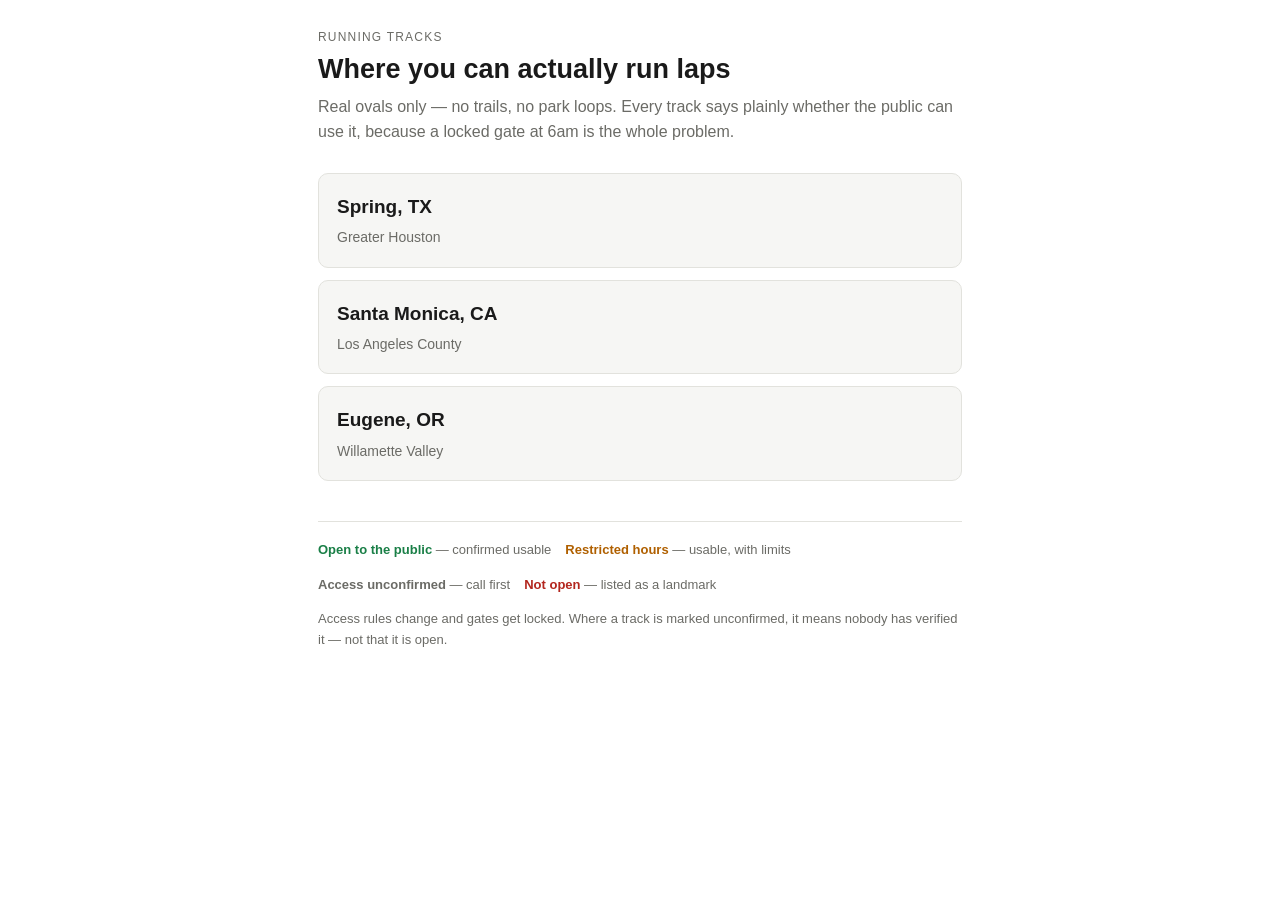
<file: tracks/index.html>
<!DOCTYPE html>
<html lang="en">
<head>
<meta charset="utf-8">
<meta name="viewport" content="width=device-width, initial-scale=1">
<title>Running tracks by city</title>
<meta name="description" content="Real oval running tracks by city, with honest access information.">
<link rel="stylesheet" href="style.css">
</head>
<body>
<div class="wrap">
  <header>
    <p class="kicker">Running tracks</p>
    <h1>Where you can actually run laps</h1>
    <p class="lede">Real ovals only — no trails, no park loops. Every track says plainly
      whether the public can use it, because a locked gate at 6am is the whole problem.</p>
  </header>

  <main id="content"></main>

  <footer>
    <ul class="legend">
      <li><span style="color:var(--public)">Open to the public</span> — confirmed usable</li>
      <li><span style="color:var(--restricted)">Restricted hours</span> — usable, with limits</li>
      <li><span style="color:var(--unconfirmed)">Access unconfirmed</span> — call first</li>
      <li><span style="color:var(--closed)">Not open</span> — listed as a landmark</li>
    </ul>
    <p>Access rules change and gates get locked. Where a track is marked unconfirmed,
      it means nobody has verified it — not that it is open.</p>
  </footer>
</div>
<script src="app.js"></script>
</body>
</html>
</file>
<file: tracks/style.css>
/* Mobile first: this gets read standing in a doorway deciding where to run. */
:root {
  --bg: #ffffff; --surface: #f6f6f4; --line: #e2e2dd;
  --ink: #1a1a1a; --muted: #6b6b66;
  --public: #1a7f47; --restricted: #b06000; --unconfirmed: #6b6b66; --closed: #b3261e;
  --accent: #1a7f47;
}
@media (prefers-color-scheme: dark) {
  :root {
    --bg: #16171a; --surface: #1f2125; --line: #2f3237;
    --ink: #f0f0ee; --muted: #a2a29c;
    --public: #5ec98a; --restricted: #e8a552;
    --unconfirmed: #a2a29c; --closed: #f2857c; --accent: #5ec98a;
  }
}
* { box-sizing: border-box; }
body {
  margin: 0; background: var(--bg); color: var(--ink);
  font: 16px/1.6 -apple-system, BlinkMacSystemFont, "Segoe UI", Roboto, Helvetica, Arial, sans-serif;
  -webkit-text-size-adjust: 100%;
}
.wrap { max-width: 680px; margin: 0 auto; padding: 28px 18px 64px; }
a { color: inherit; }
header { margin-bottom: 28px; }
.kicker { color: var(--muted); font-size: 12px; letter-spacing: .1em; text-transform: uppercase; margin: 0 0 6px; }
h1 { font-size: 27px; line-height: 1.2; margin: 0 0 8px; }
.lede { color: var(--muted); margin: 0; }
.back { display: inline-block; color: var(--muted); font-size: 14px; margin-bottom: 18px; text-decoration: none; }
.back:hover { color: var(--ink); }

.cities { display: grid; gap: 12px; margin: 0; padding: 0; list-style: none; }
.city {
  display: block; padding: 18px; background: var(--surface);
  border: 1px solid var(--line); border-radius: 10px; text-decoration: none;
}
.city:hover { border-color: var(--accent); }
.city h2 { margin: 0 0 4px; font-size: 19px; }
.city p { margin: 0; color: var(--muted); font-size: 14px; }

.track { padding: 18px; background: var(--surface); border: 1px solid var(--line);
         border-left: 3px solid var(--line); border-radius: 8px; margin-bottom: 12px; }
.track.public { border-left-color: var(--public); }
.track.restricted { border-left-color: var(--restricted); }
.track.unconfirmed { border-left-color: var(--unconfirmed); }
.track.closed { border-left-color: var(--closed); }
.track h3 { margin: 0 0 6px; font-size: 17px; }
.badge { display: inline-block; font-size: 11px; font-weight: 700; letter-spacing: .06em;
         text-transform: uppercase; padding: 3px 8px; border-radius: 999px;
         border: 1px solid currentColor; margin-bottom: 8px; }
.badge.public { color: var(--public); }
.badge.restricted { color: var(--restricted); }
.badge.unconfirmed { color: var(--unconfirmed); }
.badge.closed { color: var(--closed); }
.meta { color: var(--muted); font-size: 14px; margin: 0 0 8px; }
.hours { font-size: 14px; margin: 0 0 8px; }
.note { font-size: 14px; margin: 0 0 12px; color: var(--ink); }
.maps { display: inline-block; font-size: 14px; font-weight: 600; text-decoration: none;
        color: var(--accent); border-bottom: 1px solid currentColor; }

.summary { background: var(--surface); border: 1px solid var(--line); border-radius: 8px;
           padding: 14px 16px; margin: 0 0 22px; font-size: 15px; }
footer { margin-top: 40px; padding-top: 18px; border-top: 1px solid var(--line);
         color: var(--muted); font-size: 13px; }
.legend { display: flex; flex-wrap: wrap; gap: 14px; margin: 0 0 10px; padding: 0; list-style: none; font-size: 13px; }
.legend span { font-weight: 700; }
</file>
